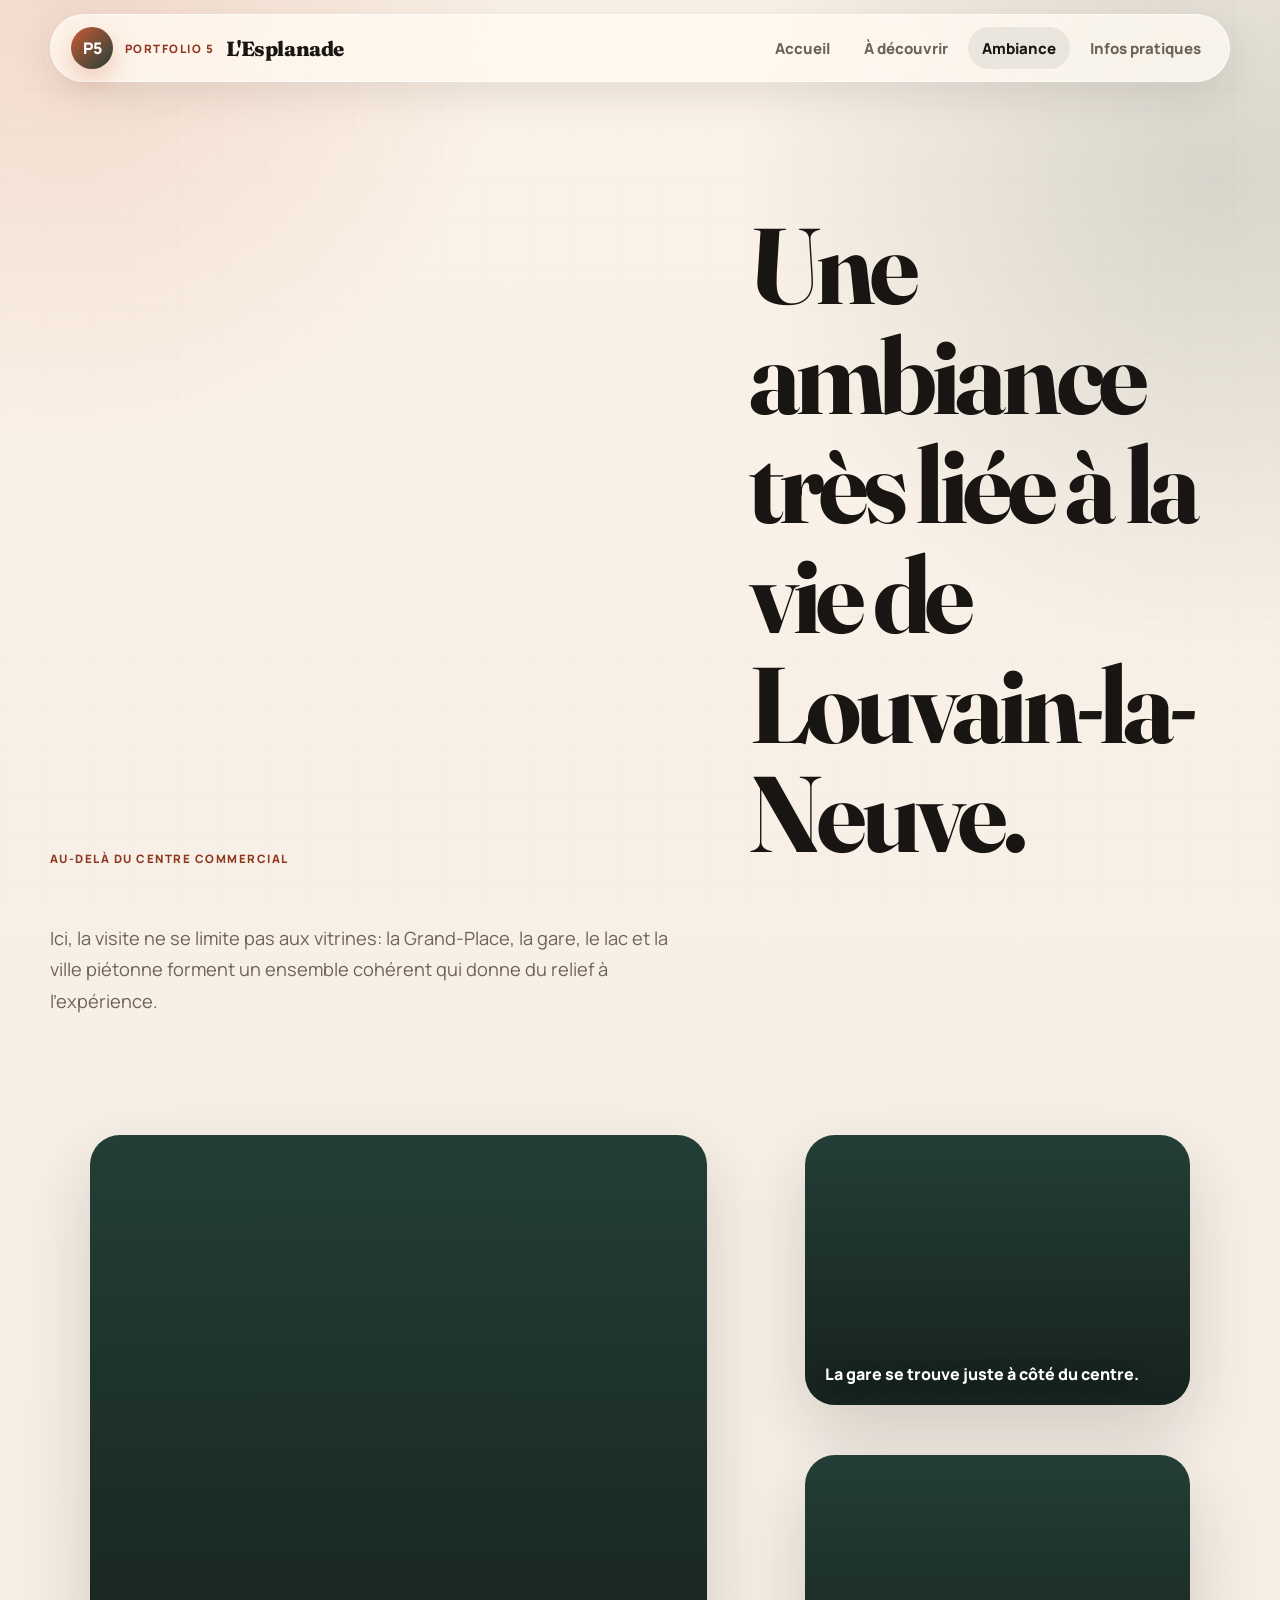
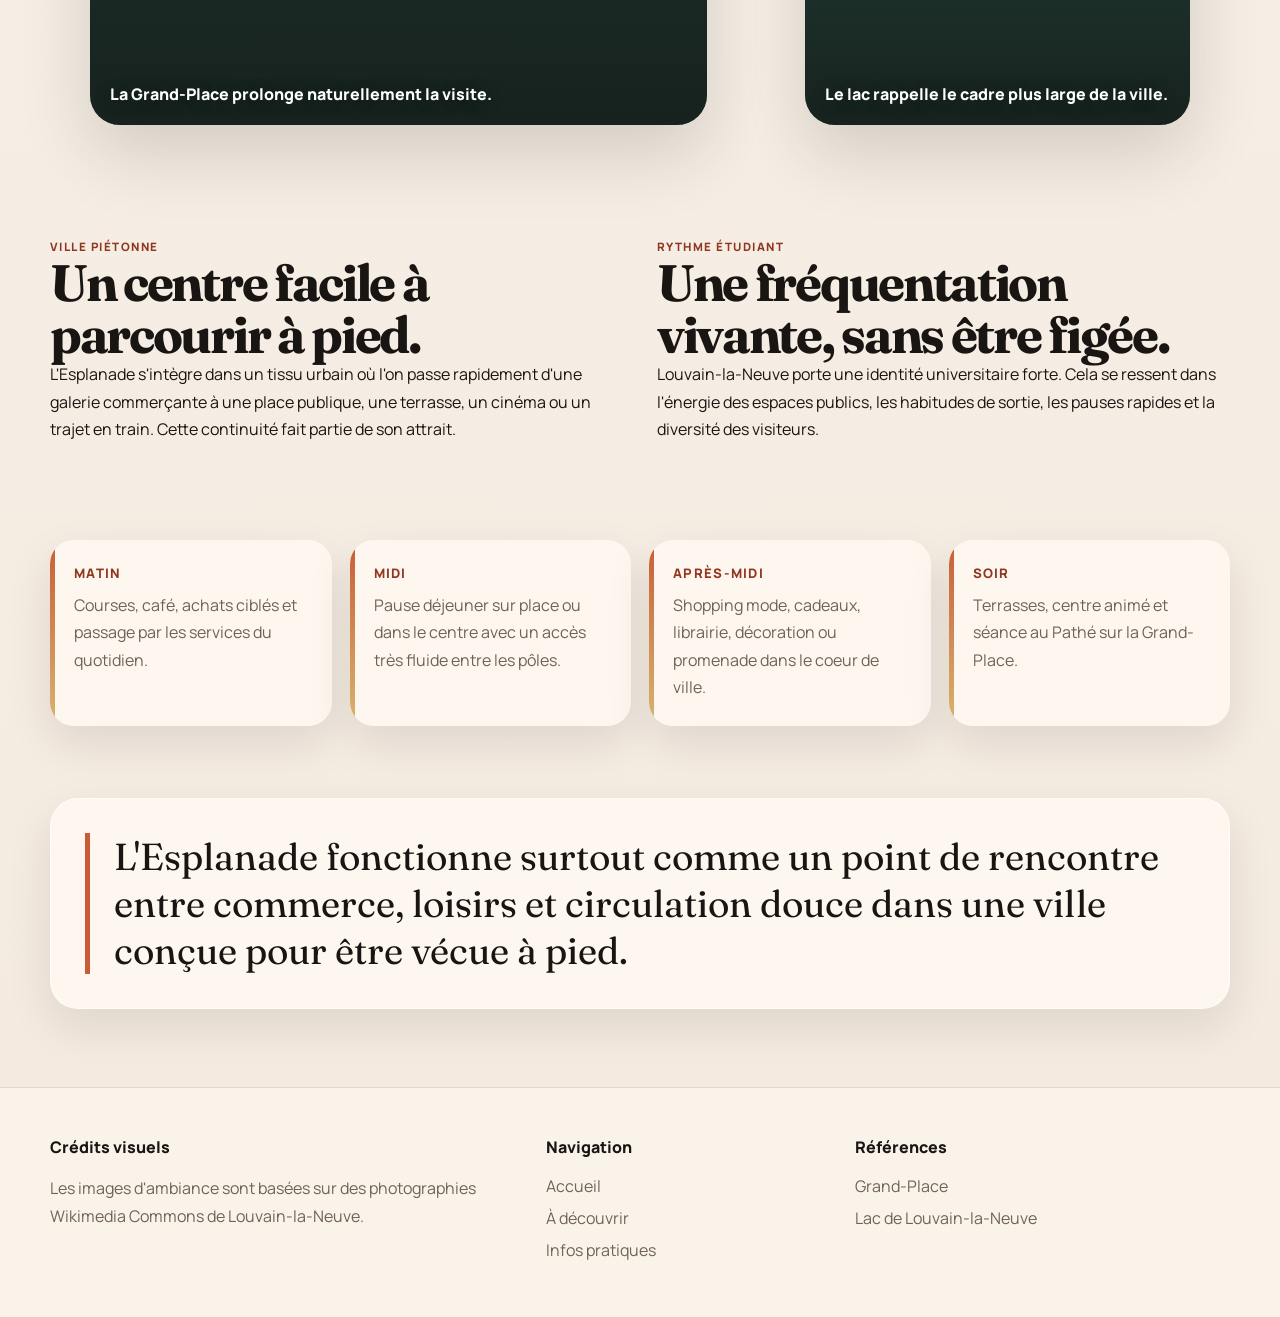
<file: ambiance.html>
<!DOCTYPE html>
<html lang="fr">
  <head>
    <meta charset="UTF-8" />
    <meta name="viewport" content="width=device-width, initial-scale=1.0" />
    <title>Ambiance | Portfolio 5</title>
    <meta
      name="description"
      content="L'atmosphère autour de L'Esplanade à Louvain-la-Neuve : Grand-Place, lac, gare et ville piétonne."
    />
    <link rel="preconnect" href="https://fonts.googleapis.com" />
    <link rel="preconnect" href="https://fonts.gstatic.com" crossorigin />
    <link
      href="https://fonts.googleapis.com/css2?family=Fraunces:opsz,wght@9..144,600;9..144,700&family=Manrope:wght@400;500;600;700;800&display=swap"
      rel="stylesheet"
    />
    <link rel="stylesheet" href="assets/styles.css" />
    <script defer src="assets/script.js"></script>
  </head>
  <body>
    <header class="site-header">
      <a class="brand" href="index.html">
        <span class="brand-kicker">Portfolio 5</span>
        <span class="brand-name">L'Esplanade</span>
      </a>
      <button class="menu-toggle" type="button" aria-expanded="false" aria-label="Ouvrir le menu">
        <span></span>
        <span></span>
      </button>
      <nav class="site-nav">
        <a href="index.html">Accueil</a>
        <a href="decouvrir.html">À découvrir</a>
        <a class="active" href="ambiance.html">Ambiance</a>
        <a href="infos-pratiques.html">Infos pratiques</a>
      </nav>
    </header>

    <main class="subpage-main">
      <section class="page-hero section-shell reveal-on-scroll">
        <p class="eyebrow">Au-delà du centre commercial</p>
        <h1>Une ambiance très liée à la vie de Louvain-la-Neuve.</h1>
        <p class="hero-copy compact">
          Ici, la visite ne se limite pas aux vitrines: la Grand-Place, la gare, le lac et la ville piétonne forment
          un ensemble cohérent qui donne du relief à l'expérience.
        </p>
      </section>

      <section class="section-shell panorama-grid reveal-on-scroll">
        <figure class="panorama-card photo-grand-place large">
          <figcaption>La Grand-Place prolonge naturellement la visite.</figcaption>
        </figure>
        <figure class="panorama-card photo-station">
          <figcaption>La gare se trouve juste à côté du centre.</figcaption>
        </figure>
        <figure class="panorama-card photo-lake">
          <figcaption>Le lac rappelle le cadre plus large de la ville.</figcaption>
        </figure>
      </section>

      <section class="section-shell editorial-columns reveal-on-scroll">
        <article>
          <p class="section-tag">Ville piétonne</p>
          <h2>Un centre facile à parcourir à pied.</h2>
          <p>
            L'Esplanade s'intègre dans un tissu urbain où l'on passe rapidement d'une galerie commerçante à une place
            publique, une terrasse, un cinéma ou un trajet en train. Cette continuité fait partie de son attrait.
          </p>
        </article>
        <article>
          <p class="section-tag">Rythme étudiant</p>
          <h2>Une fréquentation vivante, sans être figée.</h2>
          <p>
            Louvain-la-Neuve porte une identité universitaire forte. Cela se ressent dans l'énergie des espaces
            publics, les habitudes de sortie, les pauses rapides et la diversité des visiteurs.
          </p>
        </article>
      </section>

      <section class="section-shell timeline reveal-on-scroll">
        <div class="timeline-item">
          <span>Matin</span>
          <p>Courses, café, achats ciblés et passage par les services du quotidien.</p>
        </div>
        <div class="timeline-item">
          <span>Midi</span>
          <p>Pause déjeuner sur place ou dans le centre avec un accès très fluide entre les pôles.</p>
        </div>
        <div class="timeline-item">
          <span>Après-midi</span>
          <p>Shopping mode, cadeaux, librairie, décoration ou promenade dans le coeur de ville.</p>
        </div>
        <div class="timeline-item">
          <span>Soir</span>
          <p>Terrasses, centre animé et séance au Pathé sur la Grand-Place.</p>
        </div>
      </section>

      <section class="section-shell quote-band reveal-on-scroll">
        <p>
          L'Esplanade fonctionne surtout comme un point de rencontre entre commerce, loisirs et circulation douce dans
          une ville conçue pour être vécue à pied.
        </p>
      </section>
    </main>

    <footer class="site-footer">
      <div class="section-shell footer-grid">
        <div>
          <p class="footer-title">Crédits visuels</p>
          <p>Les images d'ambiance sont basées sur des photographies Wikimedia Commons de Louvain-la-Neuve.</p>
        </div>
        <div>
          <p class="footer-title">Navigation</p>
          <a href="index.html">Accueil</a>
          <a href="decouvrir.html">À découvrir</a>
          <a href="infos-pratiques.html">Infos pratiques</a>
        </div>
        <div>
          <p class="footer-title">Références</p>
          <a href="https://commons.wikimedia.org/wiki/Category:Grand-Place_de_Louvain-la-Neuve" target="_blank" rel="noreferrer">Grand-Place</a>
          <a href="https://commons.wikimedia.org/wiki/File:Louvain-la-Neuve_Lac.JPG" target="_blank" rel="noreferrer">Lac de Louvain-la-Neuve</a>
        </div>
      </div>
    </footer>
  </body>
</html>
</file>
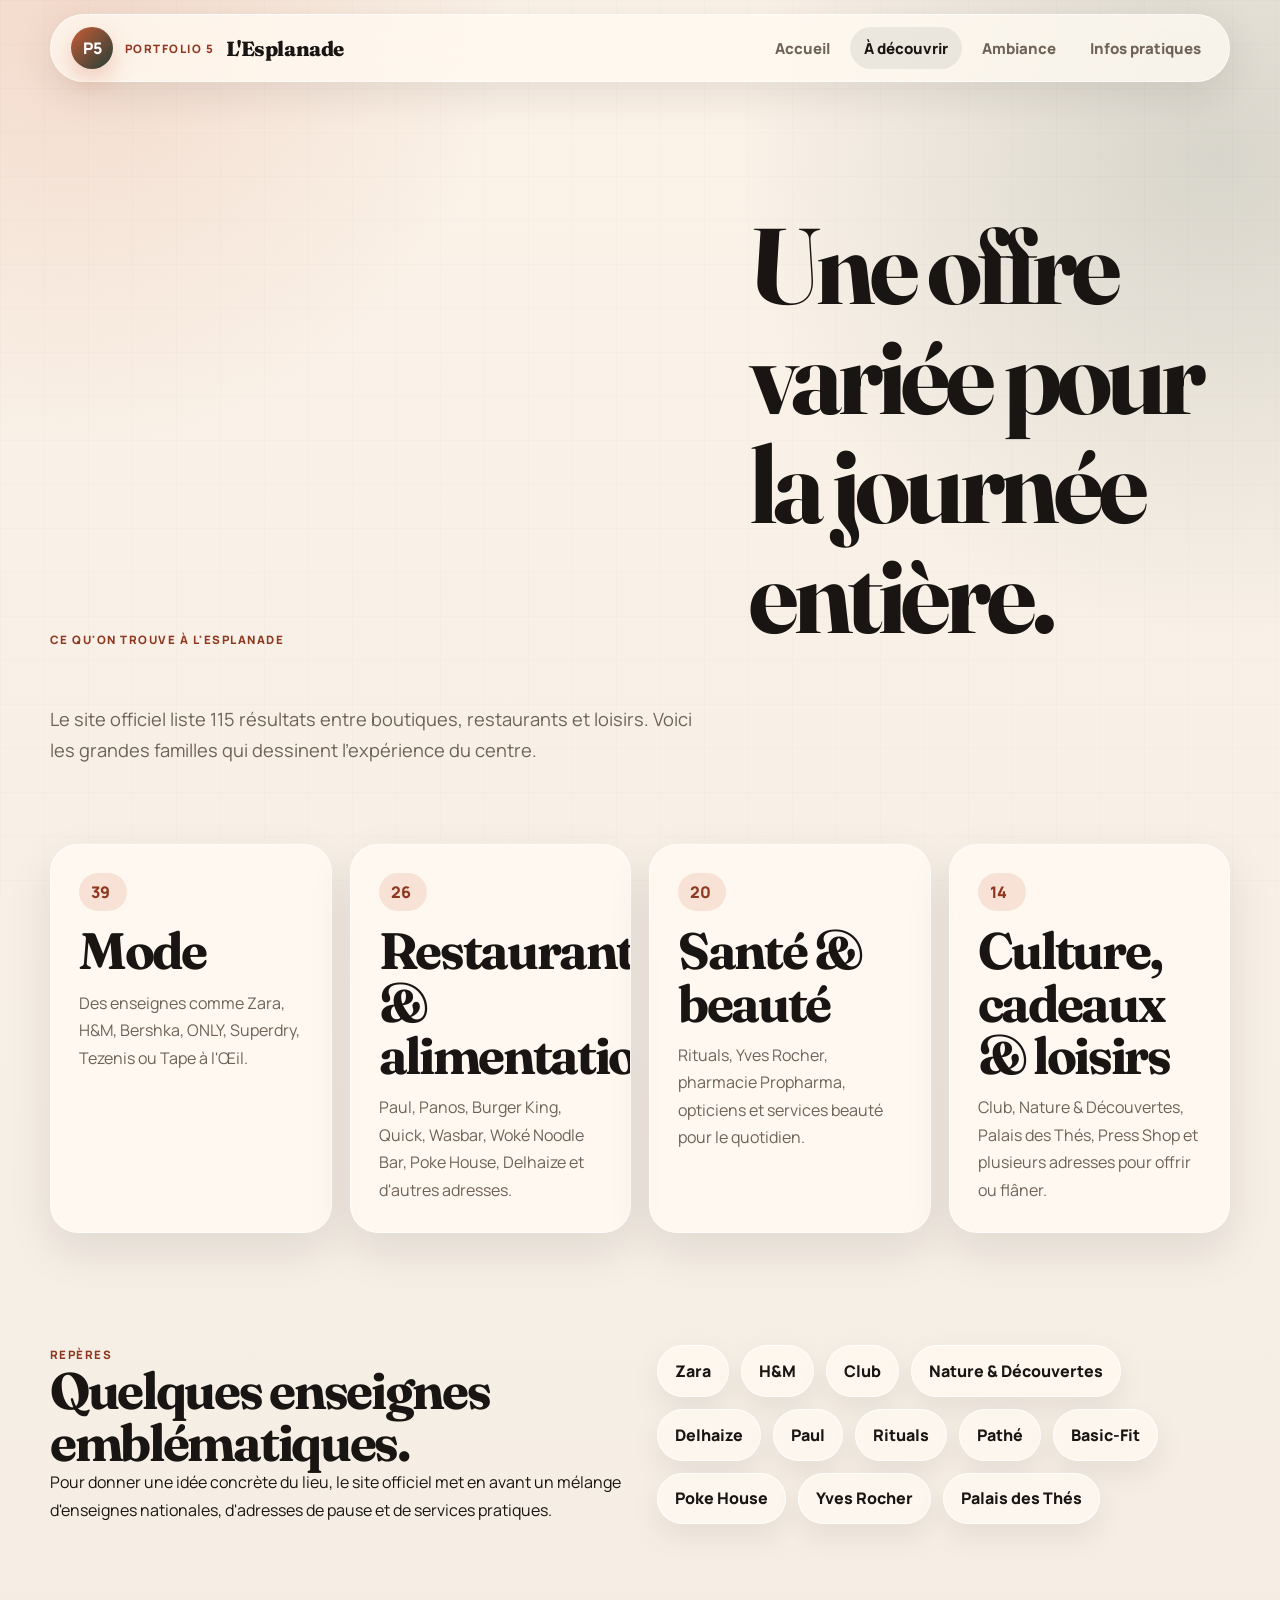
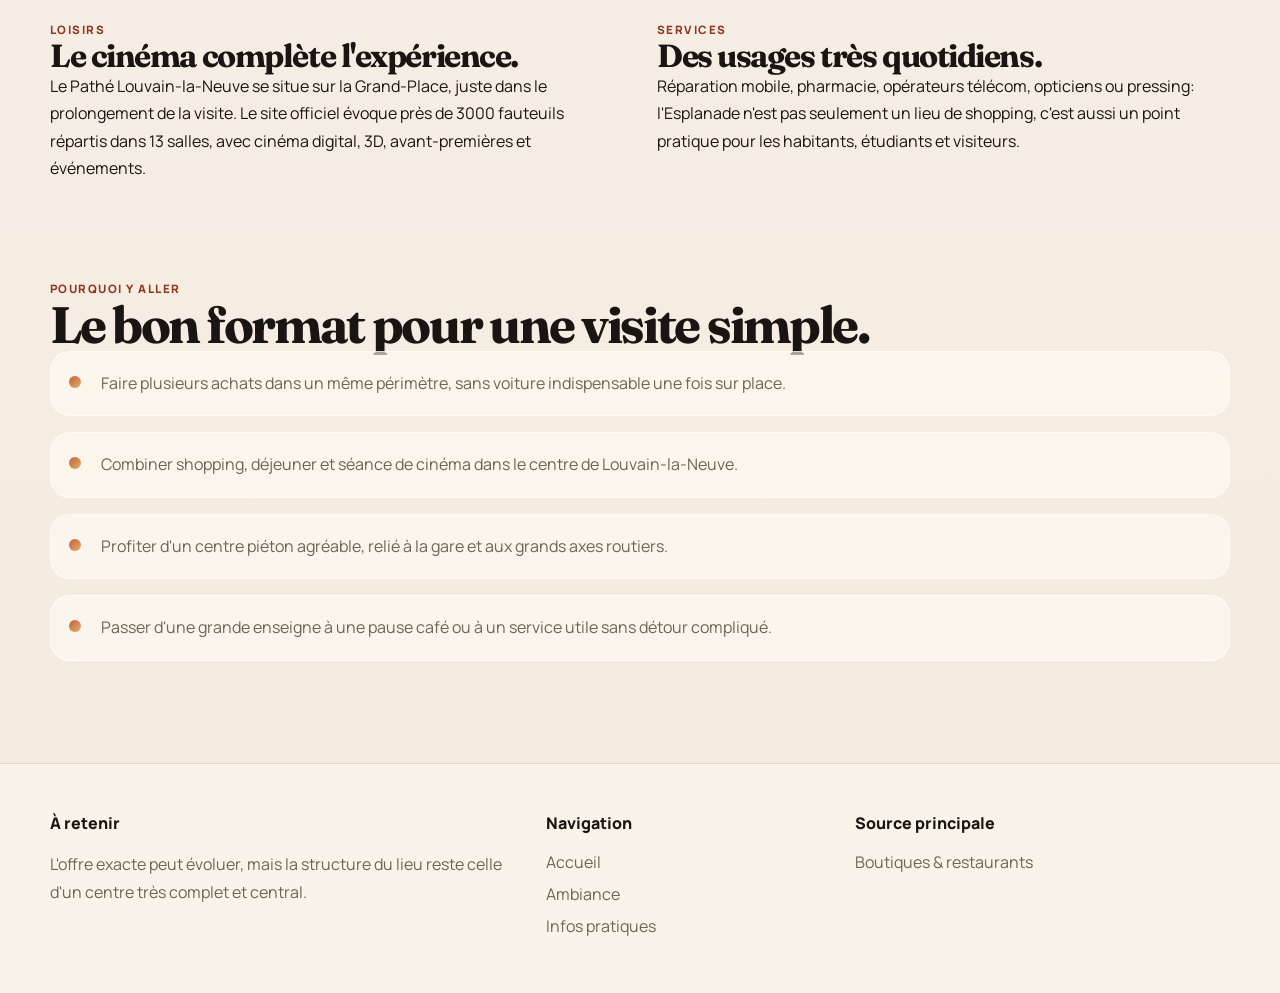
<file: decouvrir.html>
<!DOCTYPE html>
<html lang="fr">
  <head>
    <meta charset="UTF-8" />
    <meta name="viewport" content="width=device-width, initial-scale=1.0" />
    <title>À découvrir | Portfolio 5</title>
    <meta
      name="description"
      content="Les boutiques, restaurants, loisirs et services à découvrir à L'Esplanade de Louvain-la-Neuve."
    />
    <link rel="preconnect" href="https://fonts.googleapis.com" />
    <link rel="preconnect" href="https://fonts.gstatic.com" crossorigin />
    <link
      href="https://fonts.googleapis.com/css2?family=Fraunces:opsz,wght@9..144,600;9..144,700&family=Manrope:wght@400;500;600;700;800&display=swap"
      rel="stylesheet"
    />
    <link rel="stylesheet" href="assets/styles.css" />
    <script defer src="assets/script.js"></script>
  </head>
  <body>
    <header class="site-header">
      <a class="brand" href="index.html">
        <span class="brand-kicker">Portfolio 5</span>
        <span class="brand-name">L'Esplanade</span>
      </a>
      <button class="menu-toggle" type="button" aria-expanded="false" aria-label="Ouvrir le menu">
        <span></span>
        <span></span>
      </button>
      <nav class="site-nav">
        <a href="index.html">Accueil</a>
        <a class="active" href="decouvrir.html">À découvrir</a>
        <a href="ambiance.html">Ambiance</a>
        <a href="infos-pratiques.html">Infos pratiques</a>
      </nav>
    </header>

    <main class="subpage-main">
      <section class="page-hero section-shell reveal-on-scroll">
        <p class="eyebrow">Ce qu'on trouve à l'Esplanade</p>
        <h1>Une offre variée pour la journée entière.</h1>
        <p class="hero-copy compact">
          Le site officiel liste 115 résultats entre boutiques, restaurants et loisirs. Voici les grandes familles
          qui dessinent l'expérience du centre.
        </p>
      </section>

      <section class="section-shell category-grid reveal-on-scroll">
        <article class="category-card">
          <span>39</span>
          <h2>Mode</h2>
          <p>Des enseignes comme Zara, H&amp;M, Bershka, ONLY, Superdry, Tezenis ou Tape à l'Œil.</p>
        </article>
        <article class="category-card">
          <span>26</span>
          <h2>Restaurants & alimentation</h2>
          <p>Paul, Panos, Burger King, Quick, Wasbar, Woké Noodle Bar, Poke House, Delhaize et d'autres adresses.</p>
        </article>
        <article class="category-card">
          <span>20</span>
          <h2>Santé & beauté</h2>
          <p>Rituals, Yves Rocher, pharmacie Propharma, opticiens et services beauté pour le quotidien.</p>
        </article>
        <article class="category-card">
          <span>14</span>
          <h2>Culture, cadeaux & loisirs</h2>
          <p>Club, Nature & Découvertes, Palais des Thés, Press Shop et plusieurs adresses pour offrir ou flâner.</p>
        </article>
      </section>

      <section class="section-shell split-band reveal-on-scroll">
        <div>
          <p class="section-tag">Repères</p>
          <h2>Quelques enseignes emblématiques.</h2>
          <p>
            Pour donner une idée concrète du lieu, le site officiel met en avant un mélange d'enseignes nationales,
            d'adresses de pause et de services pratiques.
          </p>
        </div>
        <div class="chips-cloud">
          <span>Zara</span>
          <span>H&amp;M</span>
          <span>Club</span>
          <span>Nature &amp; Découvertes</span>
          <span>Delhaize</span>
          <span>Paul</span>
          <span>Rituals</span>
          <span>Pathé</span>
          <span>Basic-Fit</span>
          <span>Poke House</span>
          <span>Yves Rocher</span>
          <span>Palais des Thés</span>
        </div>
      </section>

      <section class="section-shell editorial-columns reveal-on-scroll">
        <article>
          <p class="section-tag">Loisirs</p>
          <h3>Le cinéma complète l'expérience.</h3>
          <p>
            Le Pathé Louvain-la-Neuve se situe sur la Grand-Place, juste dans le prolongement de la visite. Le site
            officiel évoque près de 3000 fauteuils répartis dans 13 salles, avec cinéma digital, 3D, avant-premières
            et événements.
          </p>
        </article>
        <article>
          <p class="section-tag">Services</p>
          <h3>Des usages très quotidiens.</h3>
          <p>
            Réparation mobile, pharmacie, opérateurs télécom, opticiens ou pressing: l'Esplanade n'est pas seulement
            un lieu de shopping, c'est aussi un point pratique pour les habitants, étudiants et visiteurs.
          </p>
        </article>
      </section>

      <section class="section-shell list-block reveal-on-scroll">
        <div>
          <p class="section-tag">Pourquoi y aller</p>
          <h2>Le bon format pour une visite simple.</h2>
        </div>
        <div class="bullet-lines">
          <p>Faire plusieurs achats dans un même périmètre, sans voiture indispensable une fois sur place.</p>
          <p>Combiner shopping, déjeuner et séance de cinéma dans le centre de Louvain-la-Neuve.</p>
          <p>Profiter d'un centre piéton agréable, relié à la gare et aux grands axes routiers.</p>
          <p>Passer d'une grande enseigne à une pause café ou à un service utile sans détour compliqué.</p>
        </div>
      </section>
    </main>

    <footer class="site-footer">
      <div class="section-shell footer-grid">
        <div>
          <p class="footer-title">À retenir</p>
          <p>L'offre exacte peut évoluer, mais la structure du lieu reste celle d'un centre très complet et central.</p>
        </div>
        <div>
          <p class="footer-title">Navigation</p>
          <a href="index.html">Accueil</a>
          <a href="ambiance.html">Ambiance</a>
          <a href="infos-pratiques.html">Infos pratiques</a>
        </div>
        <div>
          <p class="footer-title">Source principale</p>
          <a href="https://lesplanade-shopping.klepierre.be/boutiques-restaurants" target="_blank" rel="noreferrer">Boutiques & restaurants</a>
        </div>
      </div>
    </footer>
  </body>
</html>
</file>
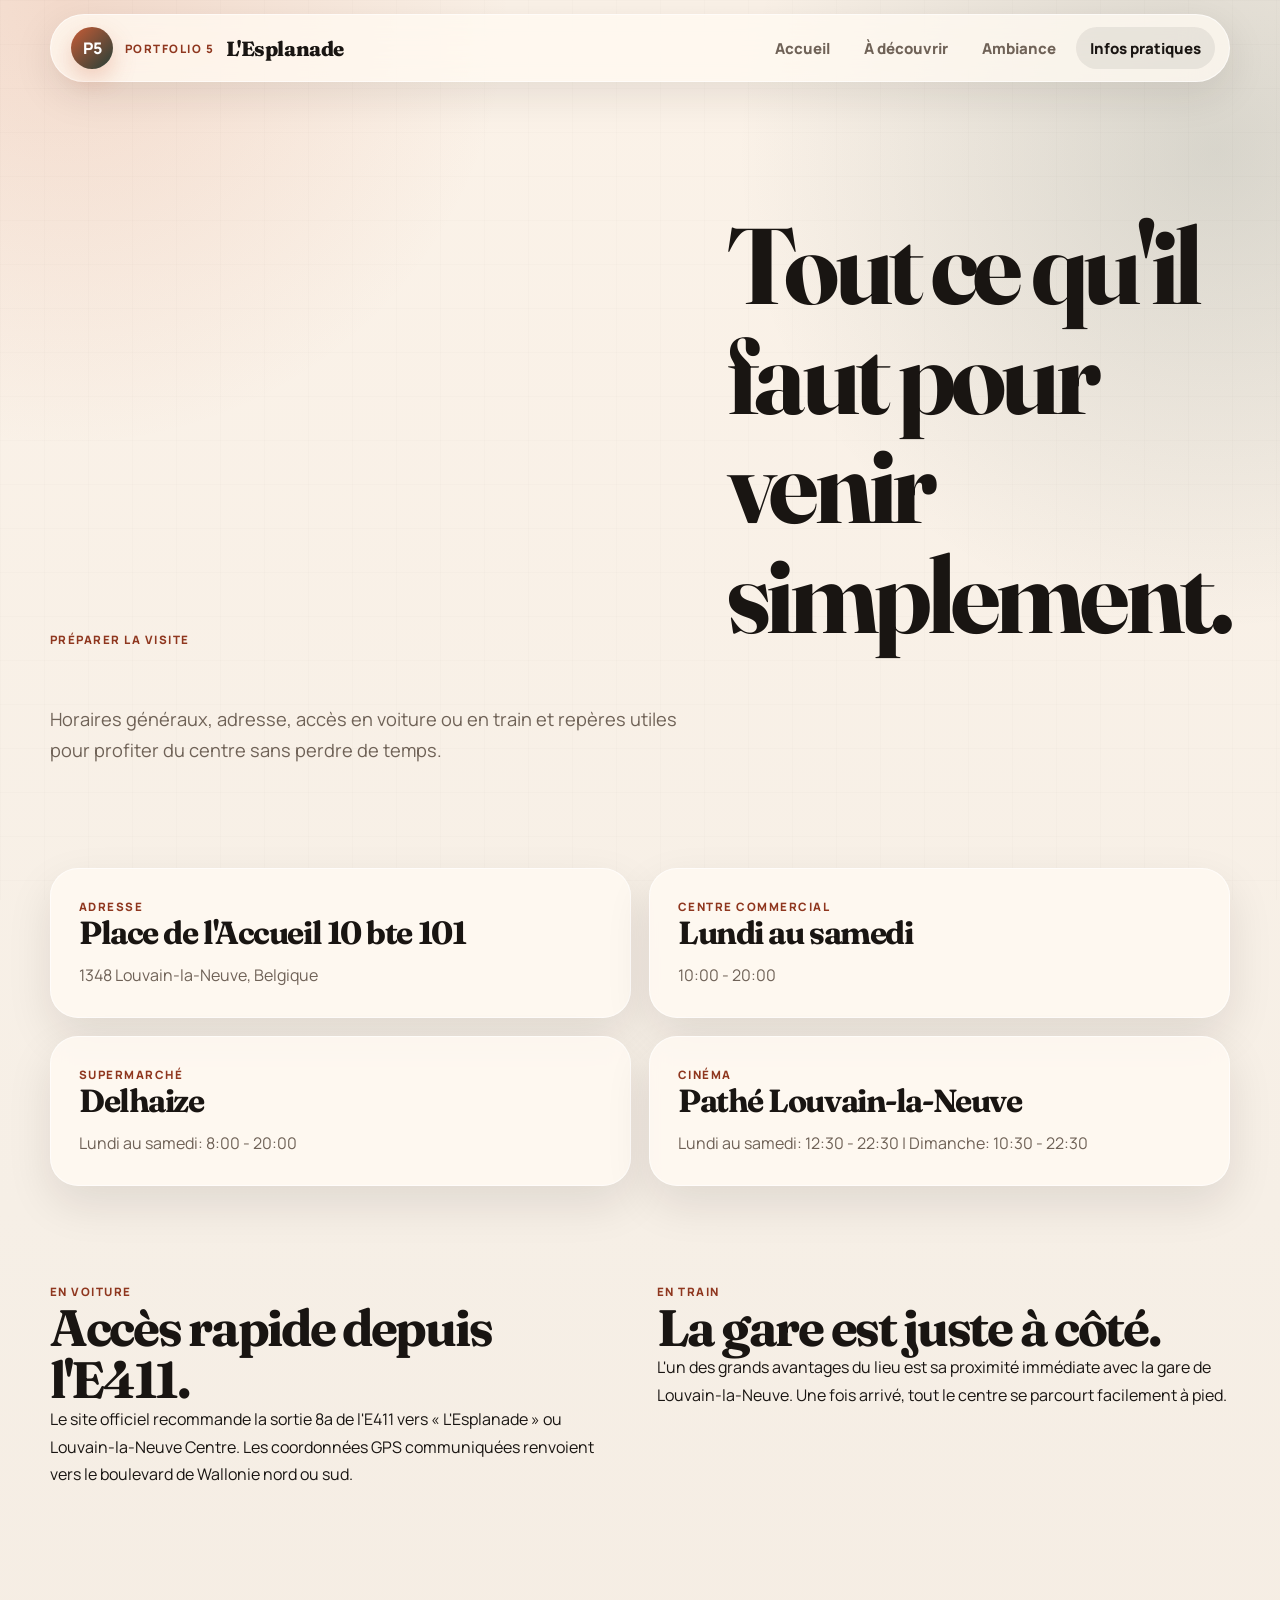
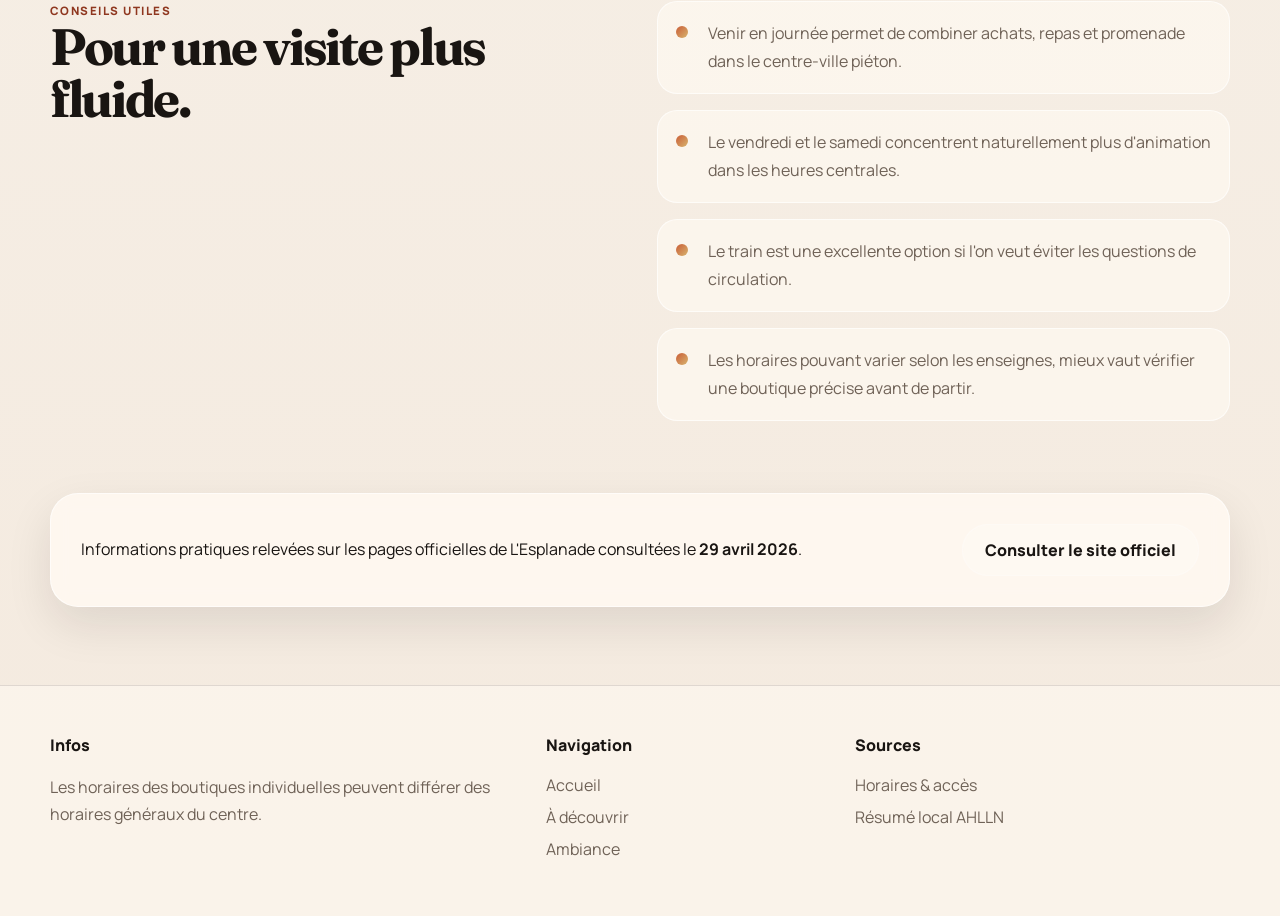
<file: infos-pratiques.html>
<!DOCTYPE html>
<html lang="fr">
  <head>
    <meta charset="UTF-8" />
    <meta name="viewport" content="width=device-width, initial-scale=1.0" />
    <title>Infos pratiques | Portfolio 5</title>
    <meta
      name="description"
      content="Horaires, adresse, accès et conseils utiles pour visiter L'Esplanade à Louvain-la-Neuve."
    />
    <link rel="preconnect" href="https://fonts.googleapis.com" />
    <link rel="preconnect" href="https://fonts.gstatic.com" crossorigin />
    <link
      href="https://fonts.googleapis.com/css2?family=Fraunces:opsz,wght@9..144,600;9..144,700&family=Manrope:wght@400;500;600;700;800&display=swap"
      rel="stylesheet"
    />
    <link rel="stylesheet" href="assets/styles.css" />
    <script defer src="assets/script.js"></script>
  </head>
  <body>
    <header class="site-header">
      <a class="brand" href="index.html">
        <span class="brand-kicker">Portfolio 5</span>
        <span class="brand-name">L'Esplanade</span>
      </a>
      <button class="menu-toggle" type="button" aria-expanded="false" aria-label="Ouvrir le menu">
        <span></span>
        <span></span>
      </button>
      <nav class="site-nav">
        <a href="index.html">Accueil</a>
        <a href="decouvrir.html">À découvrir</a>
        <a href="ambiance.html">Ambiance</a>
        <a class="active" href="infos-pratiques.html">Infos pratiques</a>
      </nav>
    </header>

    <main class="subpage-main">
      <section class="page-hero section-shell reveal-on-scroll">
        <p class="eyebrow">Préparer la visite</p>
        <h1>Tout ce qu'il faut pour venir simplement.</h1>
        <p class="hero-copy compact">
          Horaires généraux, adresse, accès en voiture ou en train et repères utiles pour profiter du centre sans
          perdre de temps.
        </p>
      </section>

      <section class="section-shell practical-grid reveal-on-scroll">
        <article class="info-panel">
          <p class="section-tag">Adresse</p>
          <h2>Place de l'Accueil 10 bte 101</h2>
          <p>1348 Louvain-la-Neuve, Belgique</p>
        </article>
        <article class="info-panel">
          <p class="section-tag">Centre commercial</p>
          <h2>Lundi au samedi</h2>
          <p>10:00 - 20:00</p>
        </article>
        <article class="info-panel">
          <p class="section-tag">Supermarché</p>
          <h2>Delhaize</h2>
          <p>Lundi au samedi: 8:00 - 20:00</p>
        </article>
        <article class="info-panel">
          <p class="section-tag">Cinéma</p>
          <h2>Pathé Louvain-la-Neuve</h2>
          <p>Lundi au samedi: 12:30 - 22:30 | Dimanche: 10:30 - 22:30</p>
        </article>
      </section>

      <section class="section-shell editorial-columns reveal-on-scroll">
        <article>
          <p class="section-tag">En voiture</p>
          <h2>Accès rapide depuis l'E411.</h2>
          <p>
            Le site officiel recommande la sortie 8a de l'E411 vers « L'Esplanade » ou Louvain-la-Neuve Centre. Les
            coordonnées GPS communiquées renvoient vers le boulevard de Wallonie nord ou sud.
          </p>
        </article>
        <article>
          <p class="section-tag">En train</p>
          <h2>La gare est juste à côté.</h2>
          <p>
            L'un des grands avantages du lieu est sa proximité immédiate avec la gare de Louvain-la-Neuve. Une fois
            arrivé, tout le centre se parcourt facilement à pied.
          </p>
        </article>
      </section>

      <section class="section-shell split-band reveal-on-scroll">
        <div>
          <p class="section-tag">Conseils utiles</p>
          <h2>Pour une visite plus fluide.</h2>
        </div>
        <div class="bullet-lines">
          <p>Venir en journée permet de combiner achats, repas et promenade dans le centre-ville piéton.</p>
          <p>Le vendredi et le samedi concentrent naturellement plus d'animation dans les heures centrales.</p>
          <p>Le train est une excellente option si l'on veut éviter les questions de circulation.</p>
          <p>Les horaires pouvant varier selon les enseignes, mieux vaut vérifier une boutique précise avant de partir.</p>
        </div>
      </section>

      <section class="section-shell source-note reveal-on-scroll">
        <p>
          Informations pratiques relevées sur les pages officielles de L'Esplanade consultées le
          <strong>29 avril 2026</strong>.
        </p>
        <a class="button button-secondary" href="https://lesplanade-shopping.klepierre.be/horaires-acces" target="_blank" rel="noreferrer">
          Consulter le site officiel
        </a>
      </section>
    </main>

    <footer class="site-footer">
      <div class="section-shell footer-grid">
        <div>
          <p class="footer-title">Infos</p>
          <p>Les horaires des boutiques individuelles peuvent différer des horaires généraux du centre.</p>
        </div>
        <div>
          <p class="footer-title">Navigation</p>
          <a href="index.html">Accueil</a>
          <a href="decouvrir.html">À découvrir</a>
          <a href="ambiance.html">Ambiance</a>
        </div>
        <div>
          <p class="footer-title">Sources</p>
          <a href="https://lesplanade-shopping.klepierre.be/horaires-acces" target="_blank" rel="noreferrer">Horaires & accès</a>
          <a href="https://www.ahlln.be/shop/centre-commercial-lesplanade-1322" target="_blank" rel="noreferrer">Résumé local AHLLN</a>
        </div>
      </div>
    </footer>
  </body>
</html>
</file>
<file: assets/styles.css>
:root{--bg:#f6efe6;--paper:#fffaf2;--ink:#191512;--muted:#6f6257;--line:rgba(25,21,18,.12);--accent:#c95c36;--accent-deep:#8f371f;--olive:#243f38;--sand:#d8b56f;--shadow:0 28px 70px rgba(33,24,17,.16);--soft-shadow:0 18px 45px rgba(33,24,17,.1)}*{box-sizing:border-box}html{scroll-behavior:smooth}body{margin:0;font-family:Manrope,system-ui,sans-serif;color:var(--ink);background:radial-gradient(circle at 5% 0%,rgba(201,92,54,.16),transparent 28rem),radial-gradient(circle at 95% 6%,rgba(36,63,56,.16),transparent 30rem),linear-gradient(180deg,#fbf2e8 0%,var(--bg) 48%,#f4eadf 100%)}body:before{content:"";position:fixed;inset:0;z-index:-1;pointer-events:none;opacity:.34;background-image:linear-gradient(rgba(25,21,18,.04) 1px,transparent 1px),linear-gradient(90deg,rgba(25,21,18,.04) 1px,transparent 1px);background-size:44px 44px}img{max-width:100%;display:block}a{color:inherit;text-decoration:none}.section-shell{width:min(1180px,calc(100% - 40px));margin:auto}.site-header{position:sticky;top:14px;z-index:50;width:min(1180px,calc(100% - 28px));margin:14px auto 0;display:flex;align-items:center;justify-content:space-between;gap:22px;padding:12px 14px 12px 20px;border:1px solid rgba(255,255,255,.62);border-radius:999px;background:rgba(255,250,242,.76);box-shadow:0 12px 40px rgba(41,29,20,.1);backdrop-filter:blur(22px) saturate(1.2)}.brand{display:flex;align-items:center;gap:12px}.brand:before{content:"P5";display:grid;place-items:center;width:42px;height:42px;border-radius:50%;color:#fff;font-weight:900;background:linear-gradient(135deg,var(--accent),var(--olive));box-shadow:0 10px 24px rgba(201,92,54,.28)}.brand-kicker,.eyebrow,.section-tag{font-size:.72rem;text-transform:uppercase;letter-spacing:.13em;color:var(--accent-deep);font-weight:900}.brand-name{display:block;font-family:Fraunces,Georgia,serif;font-size:1.28rem;font-weight:800;letter-spacing:-.02em}.site-nav{display:flex;align-items:center;gap:6px}.site-nav a{display:inline-flex;align-items:center;min-height:42px;padding:0 14px;border-radius:999px;font-size:.94rem;color:var(--muted);font-weight:800}.site-nav a.active,.site-nav a:hover{color:var(--ink);background:rgba(25,21,18,.07)}.site-nav a.active:after,.site-nav a:hover:after{display:none}.menu-toggle{display:none;width:46px;height:46px;border:1px solid var(--line);background:rgba(255,255,255,.7);border-radius:50%;padding:12px}.menu-toggle span{display:block;height:2px;background:var(--ink);margin:6px 0;border-radius:999px}.hero{position:relative;width:min(1280px,calc(100% - 28px));min-height:calc(100svh - 98px);margin:18px auto 0;display:grid;align-items:end;overflow:hidden;border-radius:36px;box-shadow:var(--shadow);background:var(--olive)}.hero-media,.hero-overlay{position:absolute;inset:0}.hero-home .hero-media{background:linear-gradient(120deg,rgba(15,12,10,.4),rgba(15,12,10,.06)),url("https://commons.wikimedia.org/wiki/Special:FilePath/Louvain-la-Neuve%20-%20Esplanade.jpg") center/cover no-repeat;transform:scale(1.06);animation:slow-pan 18s ease-out forwards}.hero-overlay{background:radial-gradient(circle at 78% 24%,rgba(216,181,111,.18),transparent 28rem),linear-gradient(180deg,rgba(8,8,7,.08),rgba(8,8,7,.8)),linear-gradient(90deg,rgba(9,8,7,.86),rgba(9,8,7,.18))}.hero-content{position:relative;z-index:1;color:#fff;padding:0 0 76px}.hero-grid{display:grid;grid-template-columns:minmax(0,1fr) 340px;gap:36px;align-items:end}h1,h2,h3{font-family:Fraunces,Georgia,serif;line-height:1.02;letter-spacing:-.045em;margin:0}h1{max-width:9.4ch;font-size:clamp(3.4rem,8.4vw,7.7rem);margin-top:15px}h2{font-size:clamp(2rem,4vw,3.8rem)}h3{font-size:clamp(1.38rem,2.5vw,2.25rem)}p{margin:0;line-height:1.72}.hero-copy{max-width:650px;margin-top:24px;font-size:clamp(1rem,1.6vw,1.14rem);color:rgba(255,255,255,.86)}.hero-copy.compact{color:var(--muted)}.hero-actions{display:flex;flex-wrap:wrap;gap:12px;margin-top:34px}.button{display:inline-flex;align-items:center;justify-content:center;min-height:52px;padding:0 22px;border-radius:999px;font-weight:850}.button:hover{transform:translateY(-2px)}.button-primary{background:linear-gradient(135deg,var(--accent),var(--accent-deep));color:#fff;box-shadow:0 14px 30px rgba(201,92,54,.28)}.button-secondary{color:inherit;background:rgba(255,255,255,.16);border:1px solid rgba(255,255,255,.26)}.button-ghost{background:rgba(25,21,18,.06);color:var(--ink)}.hero-card{padding:22px;border:1px solid rgba(255,255,255,.24);border-radius:26px;background:rgba(255,255,255,.14);backdrop-filter:blur(18px);box-shadow:0 20px 55px rgba(0,0,0,.16)}.hero-card img{height:175px;width:100%;object-fit:cover;border-radius:20px;margin-bottom:18px}.hero-card strong{display:block;font-size:1.05rem;margin-bottom:8px}.hero-card p{color:rgba(255,255,255,.78)}.subpage-main{padding:28px 0 0}.page-hero{position:relative;display:grid;grid-template-columns:1fr .72fr;gap:30px;align-items:end;padding:86px 0 30px}.page-hero h1{max-width:12ch;color:var(--ink)}.page-hero-visual,.media-card,.wide-photo,.mosaic-item,.photo-card,.panorama-card{position:relative;overflow:hidden;border-radius:30px;background:var(--olive);box-shadow:var(--shadow)}.page-hero-visual{min-height:360px}.page-hero-visual img,.media-card img,.wide-photo img,.mosaic-item img,.restaurant-card img,.visit-card img,.category-card img{width:100%;height:100%;object-fit:cover}.page-hero-visual:after,.media-card:after,.wide-photo:after,.mosaic-item:after,.photo-card:after,.panorama-card:after{content:"";position:absolute;inset:0;background:linear-gradient(180deg,rgba(12,10,8,.02),rgba(12,10,8,.55));pointer-events:none}.floating-label,.media-card span,.wide-photo span,.mosaic-item span,.photo-card figcaption,.panorama-card figcaption{position:absolute;left:20px;right:20px;bottom:20px;z-index:1;color:#fff;font-weight:900;text-shadow:0 2px 20px rgba(0,0,0,.28)}.floating-label{padding:16px;border-radius:18px;background:rgba(0,0,0,.28);backdrop-filter:blur(12px)}.intro-grid,.story-grid,.gallery-layout,.split-band,.editorial-columns,.practical-grid,.footer-grid,.image-showcase,.feature-row,.restaurant-grid,.visit-grid,.mosaic-grid{display:grid}.intro-grid,.split-band,.editorial-columns{grid-template-columns:repeat(2,minmax(0,1fr));gap:34px;padding:88px 0 24px}.lead-block{display:grid;gap:18px;color:var(--muted)}.stats-band{display:grid;grid-template-columns:repeat(4,minmax(0,1fr));gap:16px;padding:46px 0 24px}.stats-band article,.category-card,.info-panel,.feature-panel,.quote-band,.source-note,.restaurant-card,.visit-card,.image-note{background:rgba(255,250,242,.84);border:1px solid rgba(255,255,255,.62);box-shadow:var(--soft-shadow);backdrop-filter:blur(10px);border-radius:28px}.stats-band article{padding:24px}.stat-value{display:block;font-size:clamp(1.9rem,4vw,3.3rem);font-weight:900;color:var(--accent-deep);letter-spacing:-.06em}.stat-label{display:block;margin-top:8px;color:var(--muted);font-weight:650}.image-showcase{grid-template-columns:1.1fr .9fr .9fr;gap:18px;padding:76px 0 20px}.media-card{min-height:310px}.media-card.tall{min-height:640px;grid-row:span 2}.media-card img,.wide-photo img,.mosaic-item img{transition:transform .26s ease}.media-card:hover img,.wide-photo:hover img,.mosaic-item:hover img{transform:scale(1.055)}.story-grid{grid-template-columns:repeat(2,minmax(0,1fr));gap:20px;padding:76px 0 24px}.feature-panel{padding:34px;overflow:hidden}.warm-panel{background:linear-gradient(180deg,rgba(216,181,111,.26),rgba(255,250,242,.92))}.forest-panel{background:linear-gradient(135deg,rgba(36,63,56,.14),rgba(255,250,242,.92))}.feature-panel p:not(.section-tag){margin-top:16px;color:var(--muted)}.text-link{display:inline-flex;align-items:center;gap:8px;margin-top:20px;color:var(--accent-deep);font-weight:900}.text-link:after{content:"→"}.gallery-layout{grid-template-columns:.9fr 1.1fr;gap:36px;align-items:start;padding:88px 0 24px}.gallery-copy{position:sticky;top:118px}.gallery-copy p:last-child{margin-top:18px;color:var(--muted)}.gallery-stack{display:grid;grid-template-columns:repeat(2,minmax(0,1fr));grid-template-areas:"esplanade esplanade" "place lake";gap:18px}.photo-card,.panorama-card{min-height:270px}.photo-card:before,.panorama-card:before{content:"";position:absolute;inset:0;background-size:cover;background-position:center;transition:transform .26s ease}.photo-card:hover:before,.panorama-card:hover:before{transform:scale(1.07)}.photo-esplanade{grid-area:esplanade}.photo-esplanade:before{background-image:url("https://commons.wikimedia.org/wiki/Special:FilePath/Louvain-la-Neuve%20-%20Esplanade.jpg")}.photo-grand-place:before{background-image:url("https://commons.wikimedia.org/wiki/Special:FilePath/Louvain-la-Neuve%20-%20Grand-Place%20%285%29.jpg")}.photo-lake:before{background-image:url("https://commons.wikimedia.org/wiki/Special:FilePath/Louvain-la-Neuve%20Lac.JPG")}.photo-station:before{background-image:url("https://commons.wikimedia.org/wiki/Special:FilePath/Louvain-la-Neuve%20Gare.jpg")}.cta-band{display:grid;grid-template-columns:1fr auto;gap:24px;align-items:center;margin-top:64px;padding:42px;border-radius:34px;color:#fff;background:linear-gradient(135deg,rgba(36,63,56,.95),rgba(143,55,31,.92)),url("https://images.unsplash.com/photo-1556745757-8d76bdb6984b?auto=format&fit=crop&w=1600&q=80") center/cover;box-shadow:var(--shadow)}.cta-band p:last-child{margin-top:16px;color:rgba(255,255,255,.82)}.category-grid{display:grid;grid-template-columns:repeat(4,minmax(0,1fr));gap:18px;padding:48px 0 24px}.category-card,.info-panel,.restaurant-card,.visit-card,.image-note{padding:28px;overflow:hidden}.category-card img,.restaurant-card img,.visit-card img{width:calc(100% + 56px);height:210px;margin:-28px -28px 22px}.category-card span{display:inline-block;min-width:48px;padding:8px 12px;border-radius:999px;color:var(--accent-deep);background:rgba(201,92,54,.14);font-weight:900;margin-bottom:14px}.category-card p,.info-panel p:not(.section-tag),.restaurant-card p,.visit-card p,.image-note p{margin-top:12px;color:var(--muted)}.feature-row{grid-template-columns:.9fr 1.1fr;gap:24px;align-items:stretch;padding:78px 0 20px}.wide-photo{min-height:430px}.chips-cloud{display:flex;flex-wrap:wrap;gap:12px}.chips-cloud span{display:inline-flex;align-items:center;min-height:44px;padding:0 17px;border-radius:999px;background:rgba(255,250,242,.72);border:1px solid rgba(255,255,255,.8);box-shadow:0 12px 30px rgba(33,24,17,.08);font-weight:800}.restaurant-grid,.visit-grid{grid-template-columns:repeat(3,minmax(0,1fr));gap:18px;padding:48px 0 24px}.restaurant-card strong,.visit-card strong{display:block;margin-top:6px;font-size:1.08rem}.editorial-columns,.list-block,.timeline,.practical-grid,.source-note,.quote-band,.panorama-grid,.mosaic-grid{padding:72px 0 24px}.bullet-lines{display:grid;gap:16px}.bullet-lines p{position:relative;padding:18px 18px 18px 50px;border:1px solid rgba(255,255,255,.62);border-radius:20px;background:rgba(255,250,242,.62);color:var(--muted)}.bullet-lines p:before{content:"";position:absolute;left:18px;top:24px;width:12px;height:12px;border-radius:50%;background:linear-gradient(135deg,var(--accent),var(--sand))}.panorama-grid{display:grid;grid-template-columns:1.2fr .8fr;gap:18px}.panorama-grid .large{grid-row:span 2;min-height:560px}.timeline{display:grid;grid-template-columns:repeat(4,minmax(0,1fr));gap:18px}.timeline-item{position:relative;padding:24px;border-radius:24px;overflow:hidden;background:rgba(255,250,242,.84);box-shadow:var(--soft-shadow)}.timeline-item:before{content:"";position:absolute;inset:0 auto 0 0;width:5px;background:linear-gradient(180deg,var(--accent),var(--sand))}.timeline-item span{display:block;margin-bottom:10px;font-size:.82rem;text-transform:uppercase;letter-spacing:.1em;color:var(--accent-deep);font-weight:900}.timeline-item p{color:var(--muted)}.quote-band{padding:34px;margin-top:48px}.quote-band p{padding-left:24px;border-left:5px solid var(--accent);font-family:Fraunces,Georgia,serif;font-size:clamp(1.45rem,3vw,2.35rem);line-height:1.25}.practical-grid{grid-template-columns:repeat(2,minmax(0,1fr));gap:18px}.info-panel h2{font-size:clamp(1.45rem,2.5vw,2.25rem)}.mosaic-grid{grid-template-columns:1fr 1fr 1fr;grid-auto-rows:260px;gap:18px}.mosaic-item.large{grid-column:span 2;grid-row:span 2}.mosaic-item.wide{grid-column:span 2}.mosaic-item{cursor:zoom-in}.source-note{display:flex;align-items:center;justify-content:space-between;gap:20px;padding:30px;margin-top:48px}.site-footer{margin-top:78px;padding:46px 0;border-top:1px solid var(--line);background:rgba(255,250,242,.56)}.footer-grid{grid-template-columns:1.25fr .75fr 1fr;gap:28px}.footer-grid a,.footer-grid p{display:block;color:var(--muted);margin-bottom:10px}.footer-title{color:var(--ink)!important;font-weight:900;margin-bottom:14px!important}.reveal-on-scroll{opacity:0;transform:translateY(28px);transition:opacity .65s ease,transform .65s ease}.reveal-on-scroll.is-visible{opacity:1;transform:translateY(0)}@keyframes slow-pan{from{transform:scale(1.1) translateY(0)}to{transform:scale(1.02) translateY(-12px)}}@media(max-width:1040px){.hero-grid,.page-hero,.intro-grid,.story-grid,.gallery-layout,.split-band,.editorial-columns,.cta-band,.footer-grid,.practical-grid,.panorama-grid,.feature-row{grid-template-columns:1fr}.category-grid,.stats-band,.image-showcase,.restaurant-grid,.visit-grid{grid-template-columns:1fr 1fr}.gallery-copy{position:static}.panorama-grid .large,.media-card.tall{min-height:360px;grid-row:auto}.mosaic-grid{grid-template-columns:1fr 1fr}}@media(max-width:760px){.section-shell{width:min(100% - 30px,1180px)}.site-header{top:8px;width:calc(100% - 20px);margin-top:8px;padding:10px 10px 10px 14px;border-radius:28px}.brand:before{width:38px;height:38px}.brand-name{font-size:1.12rem}.menu-toggle{display:inline-block;flex:0 0 auto}.site-nav{position:absolute;top:calc(100% + 10px);right:0;left:0;display:none;padding:12px;border:1px solid rgba(255,255,255,.8);border-radius:24px;background:rgba(255,250,242,.98);box-shadow:var(--shadow)}.site-nav.open{display:grid;gap:8px}.site-nav a{justify-content:center}.hero{width:calc(100% - 20px);min-height:calc(100svh - 86px);border-radius:26px}.hero-content{padding-bottom:38px}.hero-card{display:none}h1{max-width:12ch}.hero-actions{display:grid;grid-template-columns:1fr}.page-hero{padding-top:58px}.page-hero-visual{min-height:260px;border-radius:24px}.category-grid,.image-showcase,.restaurant-grid,.visit-grid,.stats-band,.timeline,.mosaic-grid{grid-template-columns:1fr}.mosaic-grid{grid-auto-rows:280px}.mosaic-item.large,.mosaic-item.wide{grid-column:auto;grid-row:auto}.gallery-stack{grid-template-columns:1fr;grid-template-areas:"esplanade" "place" "lake"}.cta-band,.quote-band,.source-note{padding:26px;border-radius:26px}.source-note{flex-direction:column;align-items:flex-start}}
</file>
